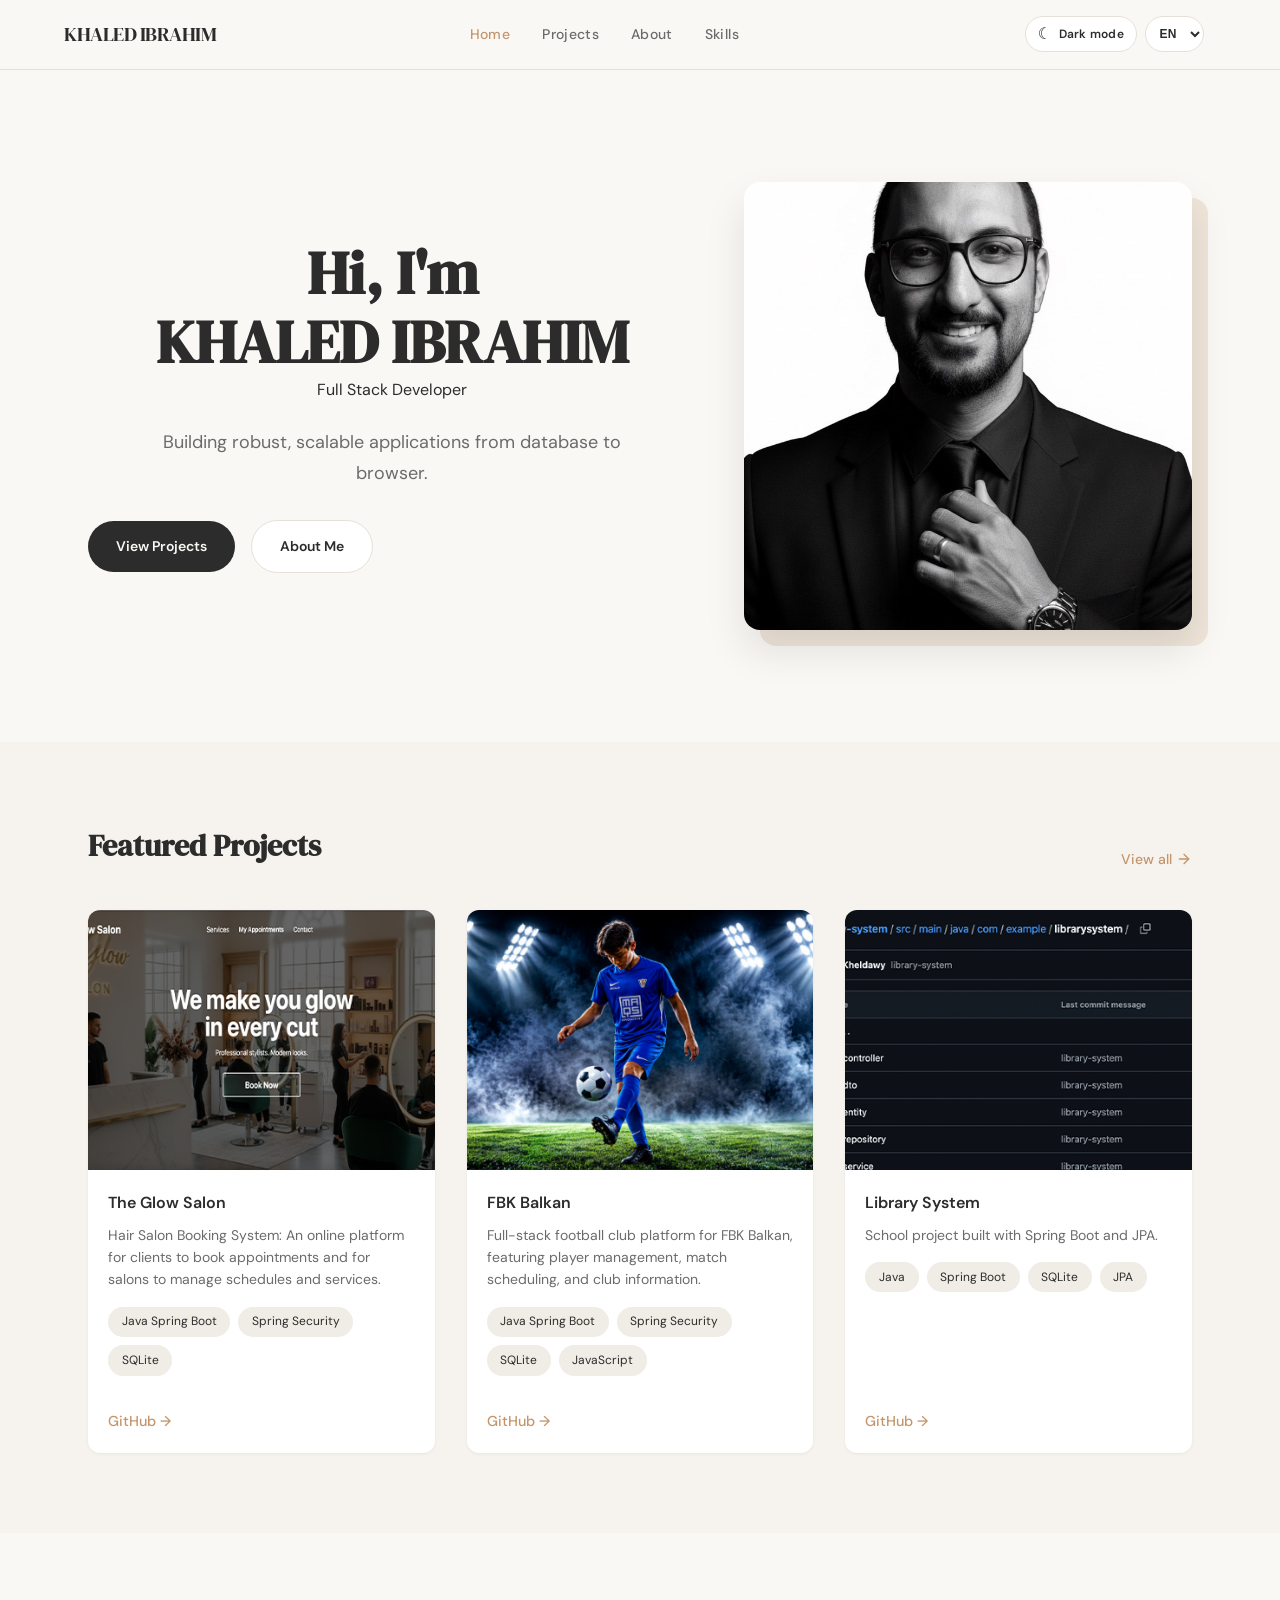
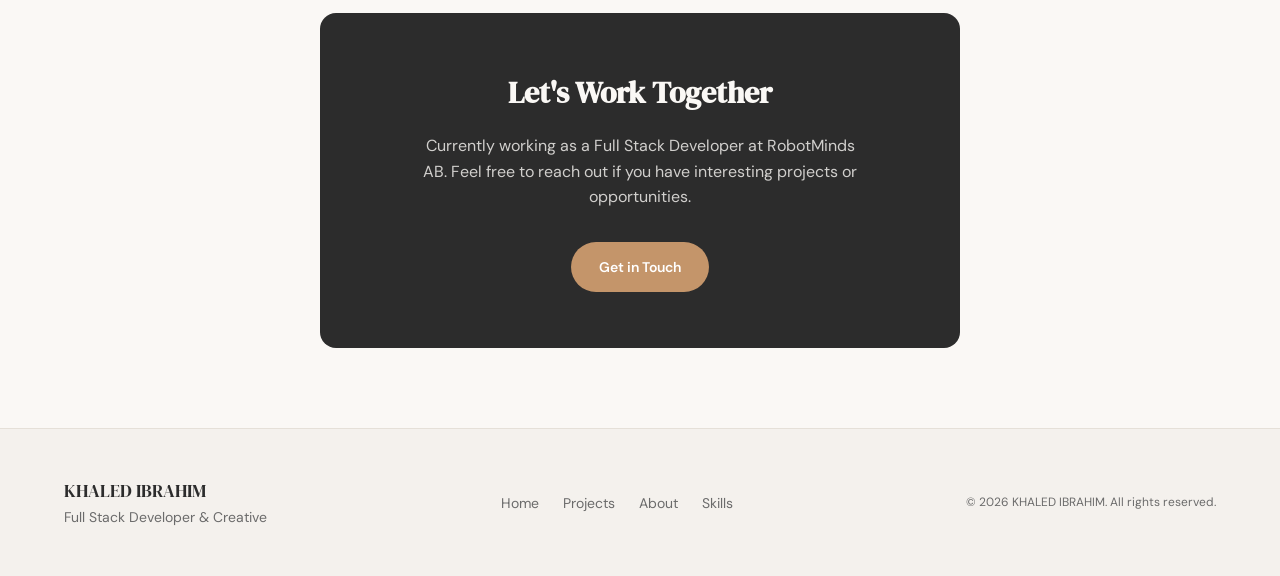
<file: index.html>
<!DOCTYPE html>
<html lang="en">
<head>
  <meta charset="UTF-8" />
  <meta name="viewport" content="width=device-width, initial-scale=1.0" />
  <meta name="theme-color" content="#faf8f5" />
  <title>KHALED IBRAHIM | Creative Portfolio</title>
  <meta name="description" content="Full Stack Developer – Building robust, scalable applications from database to browser." />
  <script>
    (function () {
      const t = localStorage.getItem('portfolio-theme') ||
        (window.matchMedia('(prefers-color-scheme: dark)').matches ? 'dark' : 'light');
      document.documentElement.dataset.theme = t;
    })();
  </script>
  <link rel="preconnect" href="https://fonts.googleapis.com" />
  <link rel="preconnect" href="https://fonts.gstatic.com" crossorigin />
  <link href="https://fonts.googleapis.com/css2?family=DM+Sans:wght@400;500;600;700&family=DM+Serif+Display&display=swap" rel="stylesheet" />
  <link rel="icon" type="image/png" href="images/favicon.png" />
  <link rel="stylesheet" href="css/styles.css" />
</head>
<body>

  <header class="header">
    <nav class="container header__inner">
      <a href="index.html" class="header__logo font-serif">KHALED IBRAHIM</a>

      <ul class="nav-desktop">
        <li><a href="index.html" class="active">Home</a></li>
        <li><a href="projects.html">Projects</a></li>
        <li><a href="about.html">About</a></li>
        <li><a href="skills.html">Skills</a></li>
      </ul>

      <div class="header__controls" aria-label="Site preferences">
        <button class="theme-toggle" id="theme-toggle" type="button" aria-label="Switch to dark mode" aria-pressed="false">
          <span class="theme-toggle__icon" aria-hidden="true">☾</span>
          <span class="theme-toggle__label">Dark mode</span>
        </button>
        <label class="language-select">
          <span class="sr-only">Language</span>
          <select id="language-select" aria-label="Select language">
            <option value="en">EN</option>
            <option value="sv">SV</option>
          </select>
        </label>
      </div>

      <button class="hamburger" id="hamburger" aria-label="Open menu" aria-expanded="false">
        <span></span><span></span><span></span>
      </button>
    </nav>

    <div class="mobile-menu" id="mobile-menu">
      <ul class="mobile-menu__list">
        <li><a href="index.html" class="active">Home</a></li>
        <li><a href="projects.html">Projects</a></li>
        <li><a href="about.html">About</a></li>
        <li><a href="skills.html">Skills</a></li>
      </ul>
    </div>
  </header>

  <main>

    <section class="hero">
      <div class="container hero__inner">
        <div class="hero__text">
          <h1 class="hero__title font-serif">Hi, I'm<br>KHALED IBRAHIM</h1>
          <p class="hero-subtitle">Full Stack Developer</p>
          <p class="hero__desc">
            Building robust, scalable applications from database to browser.
          </p>
          <div class="hero__actions">
            <a href="projects.html" class="btn btn--primary">View Projects</a>
            <a href="about.html" class="btn btn--outline">About Me</a>
          </div>
        </div>
        <div class="hero__portrait">
          <img src="images/hero-portrait.jpg" alt="KHALED IBRAHIM, Full Stack Developer" />
          <div class="hero__portrait-accent" aria-hidden="true"></div>
        </div>
      </div>
    </section>

    <section class="featured">
      <div class="container">
        <div class="featured__header">
          <h2 class="featured__title font-serif">Featured Projects</h2>
          <a href="projects.html" class="featured__link">
            View all
            <svg xmlns="http://www.w3.org/2000/svg" width="16" height="16" viewBox="0 0 24 24" fill="none" stroke="currentColor" stroke-width="2" stroke-linecap="round" stroke-linejoin="round" aria-hidden="true">
              <path d="M5 12h14"/>
              <path d="m12 5 7 7-7 7"/>
            </svg>
          </a>
        </div>

        <div class="featured__grid projects-grid">

          <article class="product-card project-card clickable-card"
                   data-category="fullstack"
                   data-link="projects.html"
                   role="button"
                   tabindex="0">
            <div class="product-card__image">
              <img src="images/The-Glow-Salon.png" alt="Hair Salon Booking System">
            </div>
            <div class="product-card__body">
              <h3 class="product-card__name">The Glow Salon</h3>
              <p class="product-card__desc">
                Hair Salon Booking System: An online platform for clients to book appointments and for salons to manage schedules and services.
              </p>
              <div class="project-tech">
                <span class="tech-tag">Java Spring Boot</span>
                <span class="tech-tag">Spring Security</span>
                <span class="tech-tag">SQLite</span>
              </div>
              <div class="project-links">
                <a href="https://github.com/Kheldawy" class="project-link" target="_blank" rel="noopener noreferrer">
                  GitHub →
                </a>
              </div>
            </div>
          </article>

          <article class="product-card project-card clickable-card"
                   data-category="fullstack"
                   data-link="projects.html"
                   role="button"
                   tabindex="0">
            <div class="product-card__image">
              <img src="images/FBK_balkan.png" alt="FBK Balkan">
            </div>
            <div class="product-card__body">
              <h3 class="product-card__name">FBK Balkan</h3>
              <p class="product-card__desc">
                Full-stack football club platform for FBK Balkan, featuring player management, match scheduling, and club information.
              </p>
              <div class="project-tech">
                <span class="tech-tag">Java Spring Boot</span>
                <span class="tech-tag">Spring Security</span>
                <span class="tech-tag">SQLite</span>
                <span class="tech-tag">JavaScript</span>
              </div>
              <div class="project-links">
                <a href="https://github.com/RahimOnGit/FBK_Balkan.git" class="project-link" target="_blank" rel="noopener noreferrer">
                  GitHub →
                </a>
              </div>
            </div>
          </article>

          <article class="product-card project-card clickable-card"
                   data-category="backend"
                   data-link="projects.html"
                   role="button"
                   tabindex="0">
            <div class="product-card__image">
              <img src="images/librarysystem.png" alt="Library System">
            </div>
            <div class="product-card__body">
              <h3 class="product-card__name">Library System</h3>
              <p class="product-card__desc">
                School project built with Spring Boot and JPA.
              </p>
              <div class="project-tech">
                <span class="tech-tag">Java</span>
                <span class="tech-tag">Spring Boot</span>
                <span class="tech-tag">SQLite</span>
                <span class="tech-tag">JPA</span>
              </div>
              <div class="project-links">
                <a href="https://github.com/Kheldawy/library-system" class="project-link" target="_blank" rel="noopener noreferrer">
                  GitHub →
                </a>
              </div>
            </div>
          </article>

        </div>
      </div>
    </section>

    <section class="support">
      <div class="container">
        <div class="support__card">
          <h2 class="support__title font-serif">Let's Work Together</h2>
          <p class="support__desc">
            Currently looking for LIA / internship opportunities in systems development.
            Feel free to reach out if you have interesting projects or positions.
          </p>
          <a href="mailto:khaled.abdo11@gmail.com" class="btn btn--accent support__btn">
            Get in Touch
          </a>
        </div>
      </div>
    </section>

  </main>

  <footer class="footer">
    <div class="container footer__inner">
      <div class="footer__brand">
        <a href="index.html" class="footer__logo font-serif">KHALED IBRAHIM</a>
        <p class="footer__tagline">Full Stack Developer & Creative</p>
      </div>

      <nav class="footer__nav" aria-label="Footer navigation">
        <a href="index.html">Home</a>
        <a href="projects.html">Projects</a>
        <a href="about.html">About</a>
        <a href="skills.html">Skills</a>
      </nav>

      <p class="footer__copy">© <span id="current-year"></span> KHALED IBRAHIM. All rights reserved.</p>
    </div>
  </footer>

  <script src="js/main.js"></script>
</body>
</html>
</file>
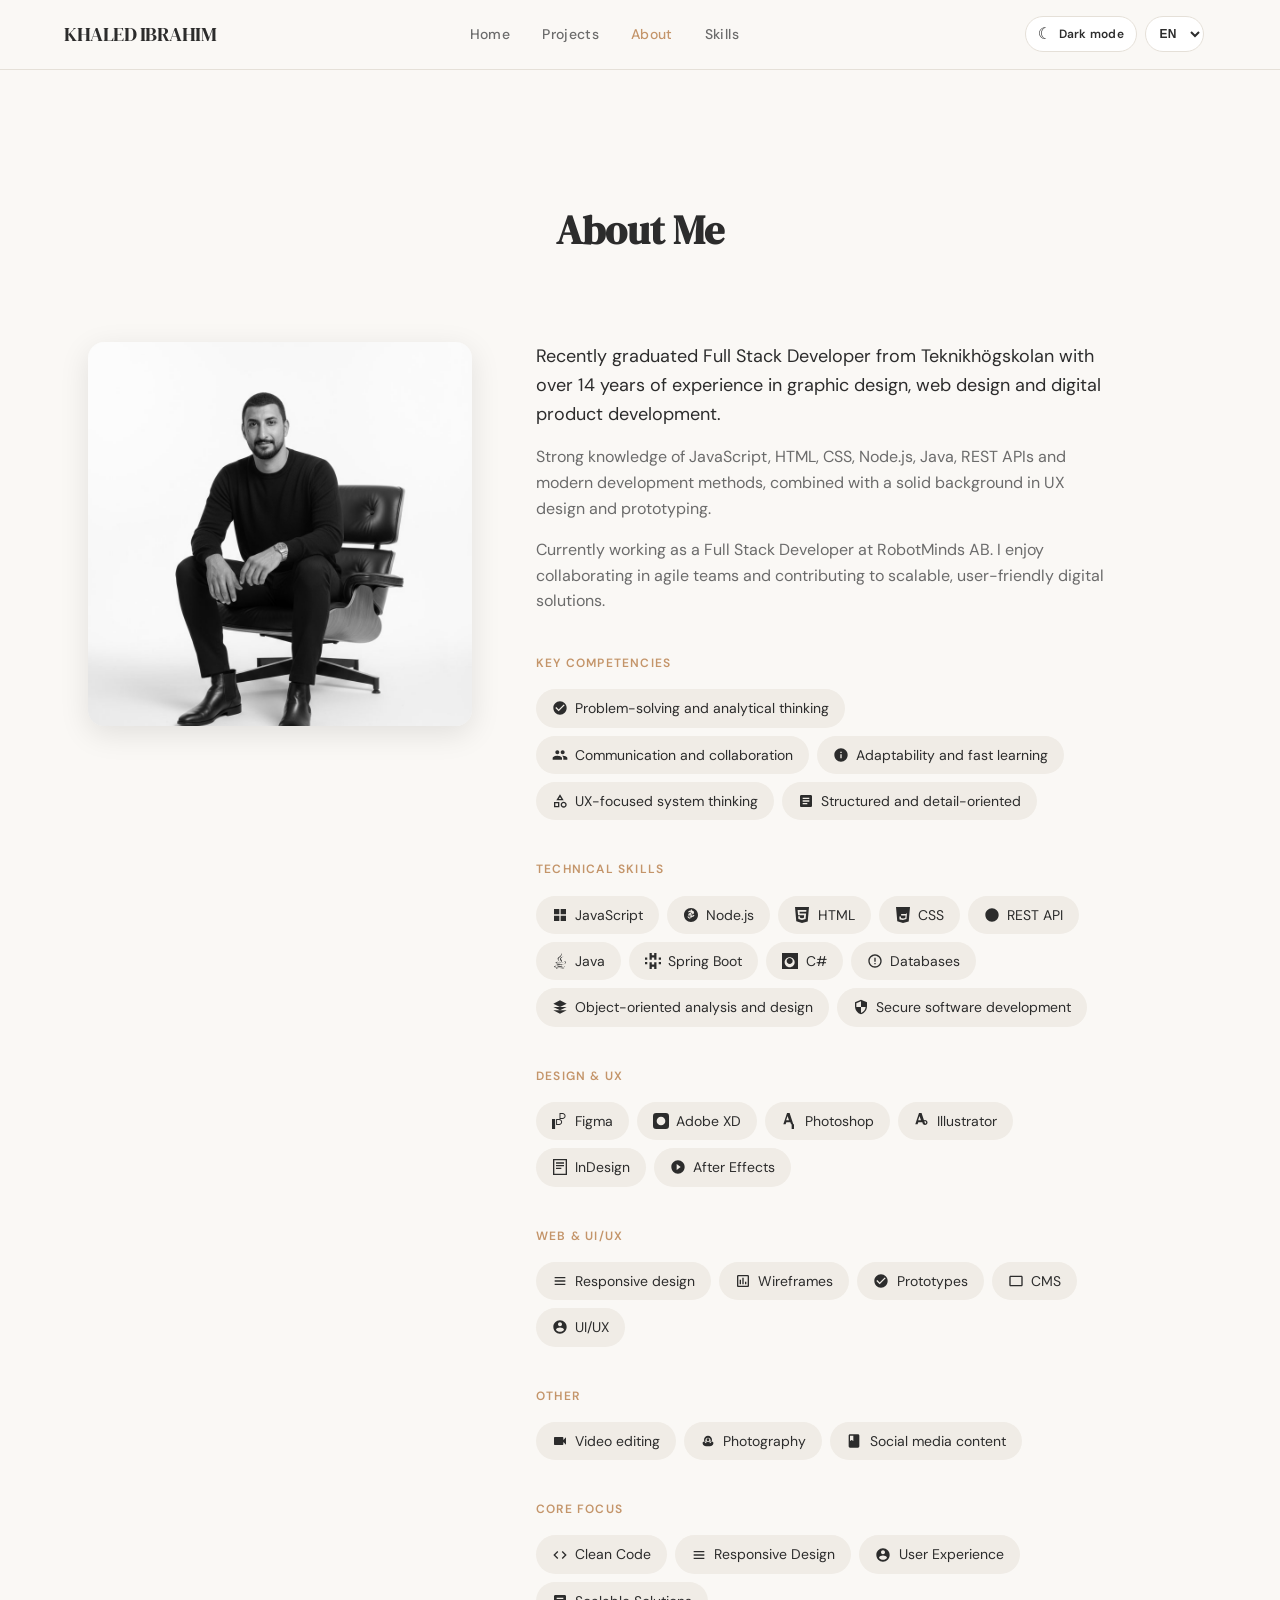
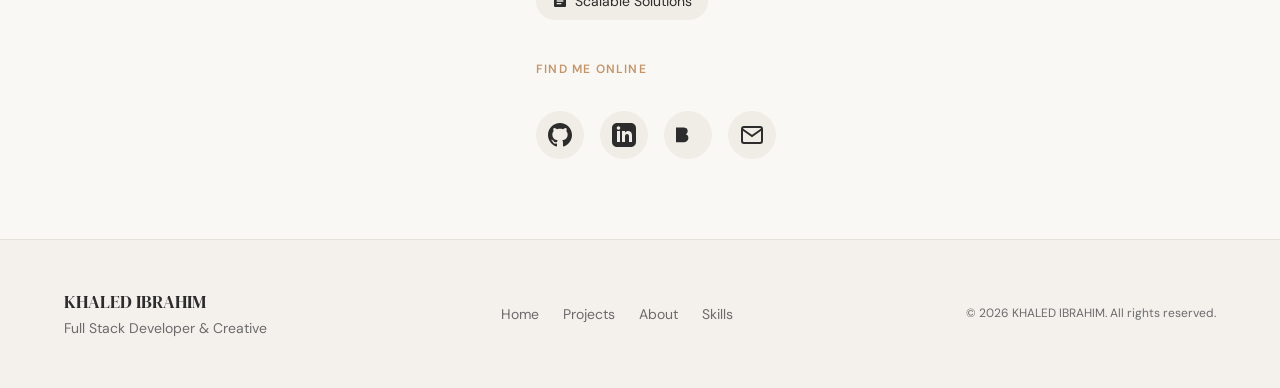
<file: about.html>
<!DOCTYPE html>
<html lang="en">
<head>
  <meta charset="UTF-8" />
  <meta name="viewport" content="width=device-width, initial-scale=1.0" />
  <meta name="theme-color" content="#faf8f5" />
  <title>About | KHALED IBRAHIM</title>
  <meta name="description" content="Learn more about KHALED IBRAHIM, Full Stack Developer graduated from Teknikhögskolan." />
  <script>
    (function () {
      const t = localStorage.getItem('portfolio-theme') ||
        (window.matchMedia('(prefers-color-scheme: dark)').matches ? 'dark' : 'light');
      document.documentElement.dataset.theme = t;
    })();
  </script>
  <link rel="preconnect" href="https://fonts.googleapis.com" />
  <link rel="preconnect" href="https://fonts.gstatic.com" crossorigin />
  <link href="https://fonts.googleapis.com/css2?family=DM+Sans:wght@400;500;600;700&family=DM+Serif+Display&display=swap" rel="stylesheet" />
  <link rel="icon" type="image/png" href="images/favicon.png" />
  <link rel="stylesheet" href="css/styles.css" />
</head>
<body>

  <header class="header">
    <nav class="container header__inner">
      <a href="index.html" class="header__logo font-serif">KHALED IBRAHIM</a>

      <ul class="nav-desktop">
        <li><a href="index.html">Home</a></li>
        <li><a href="projects.html">Projects</a></li>
        <li><a href="about.html" class="active">About</a></li>
        <li><a href="skills.html">Skills</a></li>
      </ul>

      <div class="header__controls" aria-label="Site preferences">
        <button class="theme-toggle" id="theme-toggle" type="button" aria-label="Switch to dark mode" aria-pressed="false">
          <span class="theme-toggle__icon" aria-hidden="true">☾</span>
          <span class="theme-toggle__label">Dark mode</span>
        </button>
        <label class="language-select">
          <span class="sr-only">Language</span>
          <select id="language-select" aria-label="Select language">
            <option value="en">EN</option>
            <option value="sv">SV</option>
          </select>
        </label>
      </div>

      <button class="hamburger" id="hamburger" aria-label="Open menu" aria-expanded="false">
        <span></span><span></span><span></span>
      </button>
    </nav>

    <div class="mobile-menu" id="mobile-menu">
      <ul class="mobile-menu__list">
        <li><a href="index.html">Home</a></li>
        <li><a href="projects.html">Projects</a></li>
        <li><a href="about.html" class="active">About</a></li>
        <li><a href="skills.html">Skills</a></li>
      </ul>
    </div>
  </header>

  <main>
    <section class="about-section">
      <div class="container">

        <header class="page-header">
          <h1 class="page-header__title font-serif">About Me</h1>
        </header>

        <div class="about__content">

          <div class="about__photo">
            <img src="images/about-photo.jpg" alt="KHALED IBRAHIM Full Stack Developer" />
          </div>

          <div class="about__bio">

            <p>
              Recently graduated Full Stack Developer from Teknikhögskolan with over 14 years of experience in graphic design, web design and digital product development.
            </p>

            <p>
              Strong knowledge of JavaScript, HTML, CSS, Node.js, Java, REST APIs and modern development methods, combined with a solid background in UX design and prototyping.
            </p>

            <p>
              Currently working as a Full Stack Developer at RobotMinds AB. I enjoy collaborating in agile teams and contributing to scalable, user-friendly digital solutions.
            </p>

            <h2 class="about__label">Key Competencies</h2>
            <div class="about__tags">
              <span class="about__tag">
                <svg viewBox="0 0 24 24" fill="currentColor"><path d="M12 2C6.48 2 2 6.48 2 12s4.48 10 10 10 10-4.48 10-10S17.52 2 12 2zm-2 15l-5-5 1.41-1.41L10 14.17l7.59-7.59L19 8l-9 9z"/></svg>
                Problem-solving and analytical thinking
              </span>
              <span class="about__tag">
                <svg viewBox="0 0 24 24" fill="currentColor"><path d="M16 11c1.66 0 2.99-1.34 2.99-3S17.66 5 16 5c-1.66 0-3 1.34-3 3s1.34 3 3 3zm-8 0c1.66 0 2.99-1.34 2.99-3S9.66 5 8 5C6.34 5 5 6.34 5 8s1.34 3 3 3zm0 2c-2.33 0-7 1.17-7 3.5V19h14v-2.5c0-2.33-4.67-3.5-7-3.5zm8 0c-.29 0-.62.02-.97.05 1.16.84 1.97 1.97 1.97 3.45V19h6v-2.5c0-2.33-4.67-3.5-7-3.5z"/></svg>
                Communication and collaboration
              </span>
              <span class="about__tag">
                <svg viewBox="0 0 24 24" fill="currentColor"><path d="M12 2C6.48 2 2 6.48 2 12s4.48 10 10 10 10-4.48 10-10S17.52 2 12 2zm1 15h-2v-6h2v6zm0-8h-2V7h2v2z"/></svg>
                Adaptability and fast learning
              </span>
              <span class="about__tag">
                <svg viewBox="0 0 24 24" fill="currentColor"><path d="M12 2l-5.5 9h11L12 2zm0 3.84L13.93 9h-3.87L12 5.84zM17.5 13c-2.49 0-4.5 2.01-4.5 4.5s2.01 4.5 4.5 4.5 4.5-2.01 4.5-4.5-2.01-4.5-4.5-4.5zm0 7c-1.38 0-2.5-1.12-2.5-2.5s1.12-2.5 2.5-2.5 2.5 1.12 2.5 2.5-1.12 2.5-2.5 2.5zM3 21.5h8v-8H3v8zm2-6h4v4H5v-4z"/></svg>
                UX-focused system thinking
              </span>
              <span class="about__tag">
                <svg viewBox="0 0 24 24" fill="currentColor"><path d="M19 3H5c-1.1 0-2 .9-2 2v14c0 1.1.9 2 2 2h14c1.1 0 2-.9 2-2V5c0-1.1-.9-2-2-2zm-5 14H7v-2h7v2zm3-4H7v-2h10v2zm0-4H7V7h10v2z"/></svg>
                Structured and detail-oriented
              </span>
            </div>
            
            <h2 class="about__label">Technical Skills</h2>
            <div class="about__tags">
              <span class="about__tag">
                <svg viewBox="0 0 24 24" fill="currentColor"><path d="M3 3h8v8H3V3zm10 0h8v8h-8V3zM3 13h8v8H3v-8zm10 0h8v8h-8v-8z"/></svg>
                JavaScript
              </span>
              <span class="about__tag">
                <svg viewBox="0 0 24 24" fill="currentColor"><path d="M12 1.5C6.2 1.5 1.5 6.2 1.5 12S6.2 22.5 12 22.5 22.5 17.8 22.5 12 17.8 1.5 12 1.5zm-1.1 16.2c-2.3-.4-3.9-1.7-4.2-3.4h1.8c.2.9 1.1 1.6 2.4 1.8v1.6zm.1-3.5c-1.8-.3-3-1.2-3-2.6 0-1.6 1.3-2.6 3.4-2.9V7.1c-1.1.2-2.1.6-2.8 1.2l-1-1.3c1-1 2.5-1.6 4.2-1.7v-1.5h1.5v1.5c1.9.2 3.2 1.2 3.2 2.8 0 1.8-1.4 2.8-3.5 3.1v2.1c1.3-.2 2.4-.8 3.1-1.5l1.1 1.2c-1.1 1.1-2.7 1.9-4.5 2.1v1.5h-1.5v-1.5zm1.5-5.4c.9.2 1.4.6 1.4 1.3 0 .7-.5 1.1-1.4 1.3V8.8zm-1.5 5.1c-1-.2-1.5-.7-1.5-1.4 0-.7.5-1.2 1.5-1.4v2.8z"/></svg>
                Node.js
              </span>
              <span class="about__tag">
                <svg viewBox="0 0 24 24" fill="currentColor"><path d="M1.5 0h21l-1.91 21.563L11.977 24l-8.565-2.438L1.5 0zm7.031 9.75l-.232-2.718 10.059.003.23-2.622L5.412 4.41l.698 8.01h9.126l-.326 3.543-2.91.805-2.955-.81-.188-2.11H6.248l.33 4.171L12 19.351l5.379-1.443.744-8.157H8.531z"/></svg>
                HTML
              </span>
              <span class="about__tag">
                <svg viewBox="0 0 24 24" fill="currentColor"><path d="M1.5 0h21l-1.91 21.563L11.977 24l-8.564-2.438L1.5 0zm5.704 6.75l-.032-.003 9.662.003-.33 3.75H9.096l.213 2.25h6.5l-.33 3.75-3.25.9-3.25-.9-.213-2.25H6.5l.33 4.5L12 19.5l5.17-1.425.75-8.325H7.204z"/></svg>
                CSS
              </span>
              <span class="about__tag">
                <svg viewBox="0 0 24 24" fill="currentColor"><path d="M22 12c0-5.523-4.477-10-10-10S2 6.477 2 12s4.477 10 10 10c1.42 0 2.775-.296 4-.832V17.5c0-.828-.672-1.5-1.5-1.5H12v-2h2.5c.828 0 1.5-.672 1.5-1.5V10h-2v1.5c0 .828-.672 1.5-1.5 1.5H10V10H8.5C7.672 10 7 10.672 7 11.5V13H5.5c-.828 0-1.5.672-1.5 1.5V17c0 .828.672 1.5 1.5 1.5H9v2.168A9.96 9.96 0 0 0 12 22c5.523 0 10-4.477 10-10z"/></svg>
                REST API
              </span>
              <span class="about__tag">
                <svg viewBox="0 0 24 24" fill="currentColor"><path d="M8.851 18.56s-.917.534.653.714c1.902.218 2.874.187 4.969-.211 0 0 .552.346 1.321.646-4.699 2.013-10.633-.118-6.943-1.149M8.276 15.933s-1.028.761.542.924c2.032.209 3.636.227 6.413-.308 0 0 .384.389 1.004.602-5.762 1.688-12.157.13-7.959-1.218M13.116 11.475c1.158 1.333-.304 2.533-.304 2.533s2.939-1.518 1.589-3.418c-1.261-1.774-2.226-2.655 3.007-5.688 0-.001-8.216 2.051-4.292 6.573M19.33 19.504s.68.559-.747.991c-2.712.822-11.288 1.069-13.669.033-.856-.373.75-.89 1.254-.998.527-.114.828-.093.828-.093-.953-.671-6.156 1.317-2.643 1.887 9.58 1.553 17.462-.7 15.0-.82M9.292 13.21s-4.362 1.036-1.544 1.412c1.189.159 3.561.123 5.77-.062 1.806-.152 3.618-.477 3.618-.477s-.637.306-1.098.66c-4.429 1.165-12.986.623-10.522-.568 2.082-1.006 3.776-.965 3.776-.965M17.06 17.007c4.508-2.344 2.424-4.593.97-4.285-.355.075-.514.14-.514.14s.132-.207.385-.297c2.875-1.011 5.083 2.981-.97 4.566 0 0 .073-.066.129-.124M14.006 0s2.494 2.494-2.365 6.33c-3.896 3.077-.888 4.832-.001 6.836-2.274-2.053-3.94-3.858-2.821-5.539 1.642-2.466 6.193-3.66 5.187-7.627M9.74 23.97c2.165.14 5.48-.062 8.837-.945 0 0-.475.242-1.031.528-3.72 1.232-8.663 1.088-11.49-.018-.52-.208.28-.5.28-.5s.3.07.404.035"/></svg>
                Java
              </span>
              <span class="about__tag">
                <svg viewBox="0 0 24 24" fill="currentColor"><path d="M10.2 0v3.4h3.6V0h3.4v10.2H13.8V6.8h-3.6v3.4H6.8V0h3.4zm0 13.8v3.4h3.6v-3.4h3.4V24H13.8v-3.4h-3.6V24H6.8V13.8h3.4zM0 6.8v3.4h3.4V6.8H0zm0 6.8v3.4h3.4v-3.4H0zM20.6 6.8v3.4H24V6.8h-3.4zm0 6.8v3.4H24v-3.4h-3.4z"/></svg>
                Spring Boot
              </span>
              <span class="about__tag">
                <svg viewBox="0 0 24 24" fill="currentColor"><path d="M0 0v24h24V0H0zm11.5 21.5c-4.14 0-7.5-3.36-7.5-7.5s3.36-7.5 7.5-7.5 7.5 3.36 7.5 7.5-3.36 7.5-7.5 7.5zM16 12c0-2.48-2.02-4.5-4.5-4.5S7 9.52 7 12s2.02 4.5 4.5 4.5S16 14.48 16 12z"/></svg>
                C#
              </span>
              <span class="about__tag">
                <svg viewBox="0 0 24 24" fill="currentColor"><path d="M12 2C6.48 2 2 6.48 2 12s4.48 10 10 10 10-4.48 10-10S17.52 2 12 2zm0 18c-4.41 0-8-3.59-8-8s3.59-8 8-8 8 3.59 8 8-3.59 8-8 8zm-1-13h2v6h-2zm0 8h2v2h-2z"/></svg>
                Databases
              </span>
              <span class="about__tag">
                <svg viewBox="0 0 24 24" fill="currentColor"><path d="M12 2L2 7l10 5 10-5-10-5zM2 17l10 5 10-5M2 12l10 5 10-5"/></svg>
                Object-oriented analysis and design
              </span>
              <span class="about__tag">
                <svg viewBox="0 0 24 24" fill="currentColor"><path d="M12 1L3 5v6c0 5.55 3.84 10.74 9 12 5.16-1.26 9-6.45 9-12V5l-9-4zm0 10.99h7c-.53 4.12-3.28 7.79-7 8.94V12H5V6.3l7-3.11v8.8z"/></svg>
                Secure software development
              </span>
            </div>
            
            <h2 class="about__label">Design & UX</h2>
            <div class="about__tags">
              <span class="about__tag">
                <svg viewBox="0 0 24 24" fill="currentColor"><path d="M15.852 8.981h-4.588V0h4.588c2.476 0 4.487 2.011 4.487 4.49 0 2.48-2.011 4.491-4.487 4.491zM12.735 7.512h3.117c1.658 0 3.004-1.346 3.004-3.022 0-1.675-1.346-3.021-3.004-3.021h-3.117v6.043zM4.661 24V8.981H0V24h4.661zm1.469-15.019h4.588c2.476 0 4.487 2.011 4.487 4.49 0 2.48-2.011 4.491-4.487 4.491H6.13V8.981zm1.469 1.469v6.043h3.119c1.658 0 3.004-1.346 3.004-3.022 0-1.675-1.346-3.021-3.004-3.021H7.599z"/></svg>
                Figma
              </span>
              <span class="about__tag">
                <svg viewBox="0 0 24 24" fill="currentColor"><path d="M19.23 0H4.77A4.77 4.77 0 0 0 0 4.77v14.46A4.77 4.77 0 0 0 4.77 24h14.46A4.77 4.77 0 0 0 24 19.23V4.77A4.77 4.77 0 0 0 19.23 0zM12 18.5a6.5 6.5 0 1 1 0-13 6.5 6.5 0 0 1 0 13z"/></svg>
                Adobe XD
              </span>
              <span class="about__tag">
                <svg viewBox="0 0 24 24" fill="currentColor"><path d="M9.07 0L3.5 17.03h3.44l1.07-3.14h5.98l1.07 3.14h3.44L12.93 0H9.07zm.8 4.66l2.13 6.25H7.74l2.13-6.25zM19.5 17.03V24h-3.5v-6.97h3.5z"/></svg>
                Photoshop
              </span>
              <span class="about__tag">
                <svg viewBox="0 0 24 24" fill="currentColor"><path d="M7.5 0L1.93 17.03h3.44l1.07-3.14h5.98l1.07 3.14h3.44L11.36 0H7.5zm.8 4.66l2.13 6.25H6.17l2.13-6.25zM16.5 10.5c-2.07 0-3.75 1.68-3.75 3.75S14.43 18 16.5 18s3.75-1.68 3.75-3.75-1.68-3.75-3.75-3.75zm0 5.5c-.97 0-1.75-.78-1.75-1.75s.78-1.75 1.75-1.75 1.75.78 1.75 1.75-.78 1.75-1.75 1.75z"/></svg>
                Illustrator
              </span>
              <span class="about__tag">
                <svg viewBox="0 0 24 24" fill="currentColor"><path d="M1.5 0h21v24h-21V0zm2 2v20h17V2h-17zm2.5 3h12v2h-12V5zm0 4h12v2h-12V9zm0 4h8v2h-8v-2z"/></svg>
                InDesign
              </span>
              <span class="about__tag">
                <svg viewBox="0 0 24 24" fill="currentColor"><path d="M12 2C6.48 2 2 6.48 2 12s4.48 10 10 10 10-4.48 10-10S17.52 2 12 2zm-2 14.5v-9l6 4.5-6 4.5z"/></svg>
                After Effects
              </span>
            </div>
            
            <h2 class="about__label">Web & UI/UX</h2>
            <div class="about__tags">
              <span class="about__tag">
                <svg viewBox="0 0 24 24" fill="currentColor"><path d="M4 6h16v2H4zm0 5h16v2H4zm0 5h16v2H4z"/></svg>
                Responsive design
              </span>
              <span class="about__tag">
                <svg viewBox="0 0 24 24" fill="currentColor"><path d="M19 3H5c-1.1 0-2 .9-2 2v14c0 1.1.9 2 2 2h14c1.1 0 2-.9 2-2V5c0-1.1-.9-2-2-2zm0 16H5V5h14v14zM7 10h2v7H7zm4-3h2v10h-2zm4 6h2v4h-2z"/></svg>
                Wireframes
              </span>
              <span class="about__tag">
                <svg viewBox="0 0 24 24" fill="currentColor"><path d="M12 2C6.48 2 2 6.48 2 12s4.48 10 10 10 10-4.48 10-10S17.52 2 12 2zm-2 15l-5-5 1.41-1.41L10 14.17l7.59-7.59L19 8l-9 9z"/></svg>
                Prototypes
              </span>
              <span class="about__tag">
                <svg viewBox="0 0 24 24" fill="currentColor"><path d="M20 4H4c-1.1 0-2 .9-2 2v12c0 1.1.9 2 2 2h16c1.1 0 2-.9 2-2V6c0-1.1-.9-2-2-2zm0 14H4V6h16v12z"/></svg>
                CMS
              </span>
              <span class="about__tag">
                <svg viewBox="0 0 24 24" fill="currentColor"><path d="M12 2C6.48 2 2 6.48 2 12s4.48 10 10 10 10-4.48 10-10S17.52 2 12 2zm0 3c1.66 0 3 1.34 3 3s-1.34 3-3 3-3-1.34-3-3 1.34-3 3-3zm0 14.2c-2.5 0-4.71-1.28-6-3.22.03-1.99 4-3.08 6-3.08 1.99 0 5.97 1.09 6 3.08-1.29 1.94-3.5 3.22-6 3.22z"/></svg>
                UI/UX
              </span>
            </div>
            
            <h2 class="about__label">Other</h2>
            <div class="about__tags">
              <span class="about__tag">
                <svg viewBox="0 0 24 24" fill="currentColor"><path d="M17 10.5V7c0-.55-.45-1-1-1H4c-.55 0-1 .45-1 1v10c0 .55.45 1 1 1h12c.55 0 1-.45 1-1v-3.5l4 4v-11l-4 4z"/></svg>
                Video editing
              </span>
              <span class="about__tag">
                <svg viewBox="0 0 24 24" fill="currentColor"><path d="M12 12c-1.1 0-2-.9-2-2s.9-2 2-2 2 .9 2 2-.9 2-2 2zm0-8c-3.31 0-6 2.69-6 6 0 2.32 1.25 4.34 3.11 5.43l.69-1.18C8.7 13.5 8 12.32 8 11c0-2.21 1.79-4 4-4s4 1.79 4 4c0 1.32-.7 2.5-1.8 3.25l.69 1.18C16.75 14.34 18 12.32 18 10c0-3.31-2.69-6-6-6zm0 16c-4.42 0-8-1.79-8-4v-1.5c0-.83.67-1.5 1.5-1.5h13c.83 0 1.5.67 1.5 1.5V16c0 2.21-3.58 4-8 4z"/></svg>
                Photography
              </span>
              <span class="about__tag">
                <svg viewBox="0 0 24 24" fill="currentColor"><path d="M18 2H6c-1.1 0-2 .9-2 2v16c0 1.1.9 2 2 2h12c1.1 0 2-.9 2-2V4c0-1.1-.9-2-2-2zM6 4h5v8l-2.5-1.5L6 12V4z"/></svg>
                Social media content
              </span>
            </div>
            
            <h2 class="about__label">Core Focus</h2>
            <div class="about__tags">
              <span class="about__tag">
                <svg viewBox="0 0 24 24" fill="currentColor"><path d="M9.4 16.6L4.8 12l4.6-4.6L8 6l-6 6 6 6 1.4-1.4zm5.2 0l4.6-4.6-4.6-4.6L16 6l6 6-6 6-1.4-1.4z"/></svg>
                Clean Code
              </span>
              <span class="about__tag">
                <svg viewBox="0 0 24 24" fill="currentColor"><path d="M4 6h16v2H4zm0 5h16v2H4zm0 5h16v2H4z"/></svg>
                Responsive Design
              </span>
              <span class="about__tag">
                <svg viewBox="0 0 24 24" fill="currentColor"><path d="M12 2C6.48 2 2 6.48 2 12s4.48 10 10 10 10-4.48 10-10S17.52 2 12 2zm0 3c1.66 0 3 1.34 3 3s-1.34 3-3 3-3-1.34-3-3 1.34-3 3-3zm0 14.2c-2.5 0-4.71-1.28-6-3.22.03-1.99 4-3.08 6-3.08 1.99 0 5.97 1.09 6 3.08-1.29 1.94-3.5 3.22-6 3.22z"/></svg>
                User Experience
              </span>
              <span class="about__tag">
                <svg viewBox="0 0 24 24" fill="currentColor"><path d="M19 3H5c-1.1 0-2 .9-2 2v14c0 1.1.9 2 2 2h14c1.1 0 2-.9 2-2V5c0-1.1-.9-2-2-2zm-5 14H7v-2h7v2zm3-4H7v-2h10v2zm0-4H7V7h10v2z"/></svg>
                Scalable Solutions
              </span>
            </div>

            <h2 class="about__label">Find Me Online</h2>

            <div class="social-links">
              <a href="https://github.com/Kheldawy" target="_blank" rel="noopener noreferrer" aria-label="GitHub">
                <svg width="24" height="24" viewBox="0 0 24 24" fill="currentColor">
                  <path d="M12 0c-6.626 0-12 5.373-12 12 0 5.302 3.438 9.8 8.207 11.387.599.111.793-.261.793-.577v-2.234c-3.338.726-4.033-1.416-4.033-1.416-.546-1.387-1.333-1.756-1.333-1.756-1.089-.745.083-.729.083-.729 1.205.084 1.839 1.237 1.839 1.237 1.07 1.834 2.807 1.304 3.492.997.107-.775.418-1.305.762-1.604-2.665-.305-5.467-1.334-5.467-5.931 0-1.311.469-2.381 1.236-3.221-.124-.303-.535-1.524.117-3.176 0 0 1.008-.322 3.301 1.23.957-.266 1.983-.399 3.003-.404 1.02.005 2.047.138 3.006.404 2.291-1.552 3.297-1.23 3.297-1.23.653 1.653.242 2.874.118 3.176.77.84 1.235 1.911 1.235 3.221 0 4.609-2.807 5.624-5.479 5.921.43.372.823 1.102.823 2.222v3.293c0 .319.192.694.801.576 4.765-1.589 8.199-6.086 8.199-11.386 0-6.627-5.373-12-12-12z"/>
                </svg>
              </a>

              <a href="https://www.linkedin.com/in/khaled-abdo/" target="_blank" rel="noopener noreferrer" aria-label="LinkedIn">
                <svg width="24" height="24" viewBox="0 0 24 24" fill="currentColor">
                  <path d="M19 0h-14c-2.761 0-5 2.239-5 5v14c0 2.761 2.239 5 5 5h14c2.762 0 5-2.239 5-5v-14c0-2.761-2.238-5-5-5zm-11 19h-3v-11h3v11zm-1.5-12.268c-.966 0-1.75-.79-1.75-1.764s.784-1.764 1.75-1.764 1.75.79 1.75 1.764-.783 1.764-1.75 1.764zm13.5 12.268h-3v-5.604c0-3.368-4-3.113-4 0v5.604h-3v-11h3v1.765c1.396-2.586 7-2.777 7 2.476v6.759z"/>
                </svg>
              </a>

              <a href="https://www.behance.net/km911" target="_blank" rel="noopener noreferrer" aria-label="Behance">
                <svg width="24" height="24" fill="currentColor" viewBox="0 0 16 16">
                  <path d="M4.654 3c.461 0 .887.035 1.278.14.39.07.711.216.996.391s.497.426.641.747c.14.32.216.711.216 1.137 0 .496-.106.922-.356 1.242-.215.32-.566.606-.997.817.606.176 1.067.496 1.348.922s.461.957.461 1.563c0 .496-.105.922-.285 1.278a2.3 2.3 0 0 1-.782.887c-.32.215-.711.39-1.137.496a5.3 5.3 0 0 1-1.278.176L0 12.803V3z"/>
                </svg>
              </a>

              <a href="mailto:khaled.abdo11@gmail.com" aria-label="Email">
                <svg width="24" height="24" viewBox="0 0 24 24" fill="none" stroke="currentColor" stroke-width="2">
                  <path d="M4 4h16c1.1 0 2 .9 2 2v12c0 1.1-.9 2-2 2H4c-1.1 0-2-.9-2-2V6c0-1.1.9-2 2-2z"></path>
                  <polyline points="22,6 12,13 2,6"></polyline>
                </svg>
              </a>
            </div>

          </div>
        </div>

      </div>
    </section>
  </main>

  <footer class="footer">
    <div class="container footer__inner">
      <div class="footer__brand">
        <a href="index.html" class="footer__logo font-serif">KHALED IBRAHIM</a>
        <p class="footer__tagline">Full Stack Developer & Creative</p>
      </div>

      <nav class="footer__nav" aria-label="Footer navigation">
        <a href="index.html">Home</a>
        <a href="projects.html">Projects</a>
        <a href="about.html">About</a>
        <a href="skills.html">Skills</a>
      </nav>

      <p class="footer__copy">© <span id="current-year"></span> KHALED IBRAHIM. All rights reserved.</p>
    </div>
  </footer>

  <script src="js/main.js"></script>
</body>
</html>
</file>
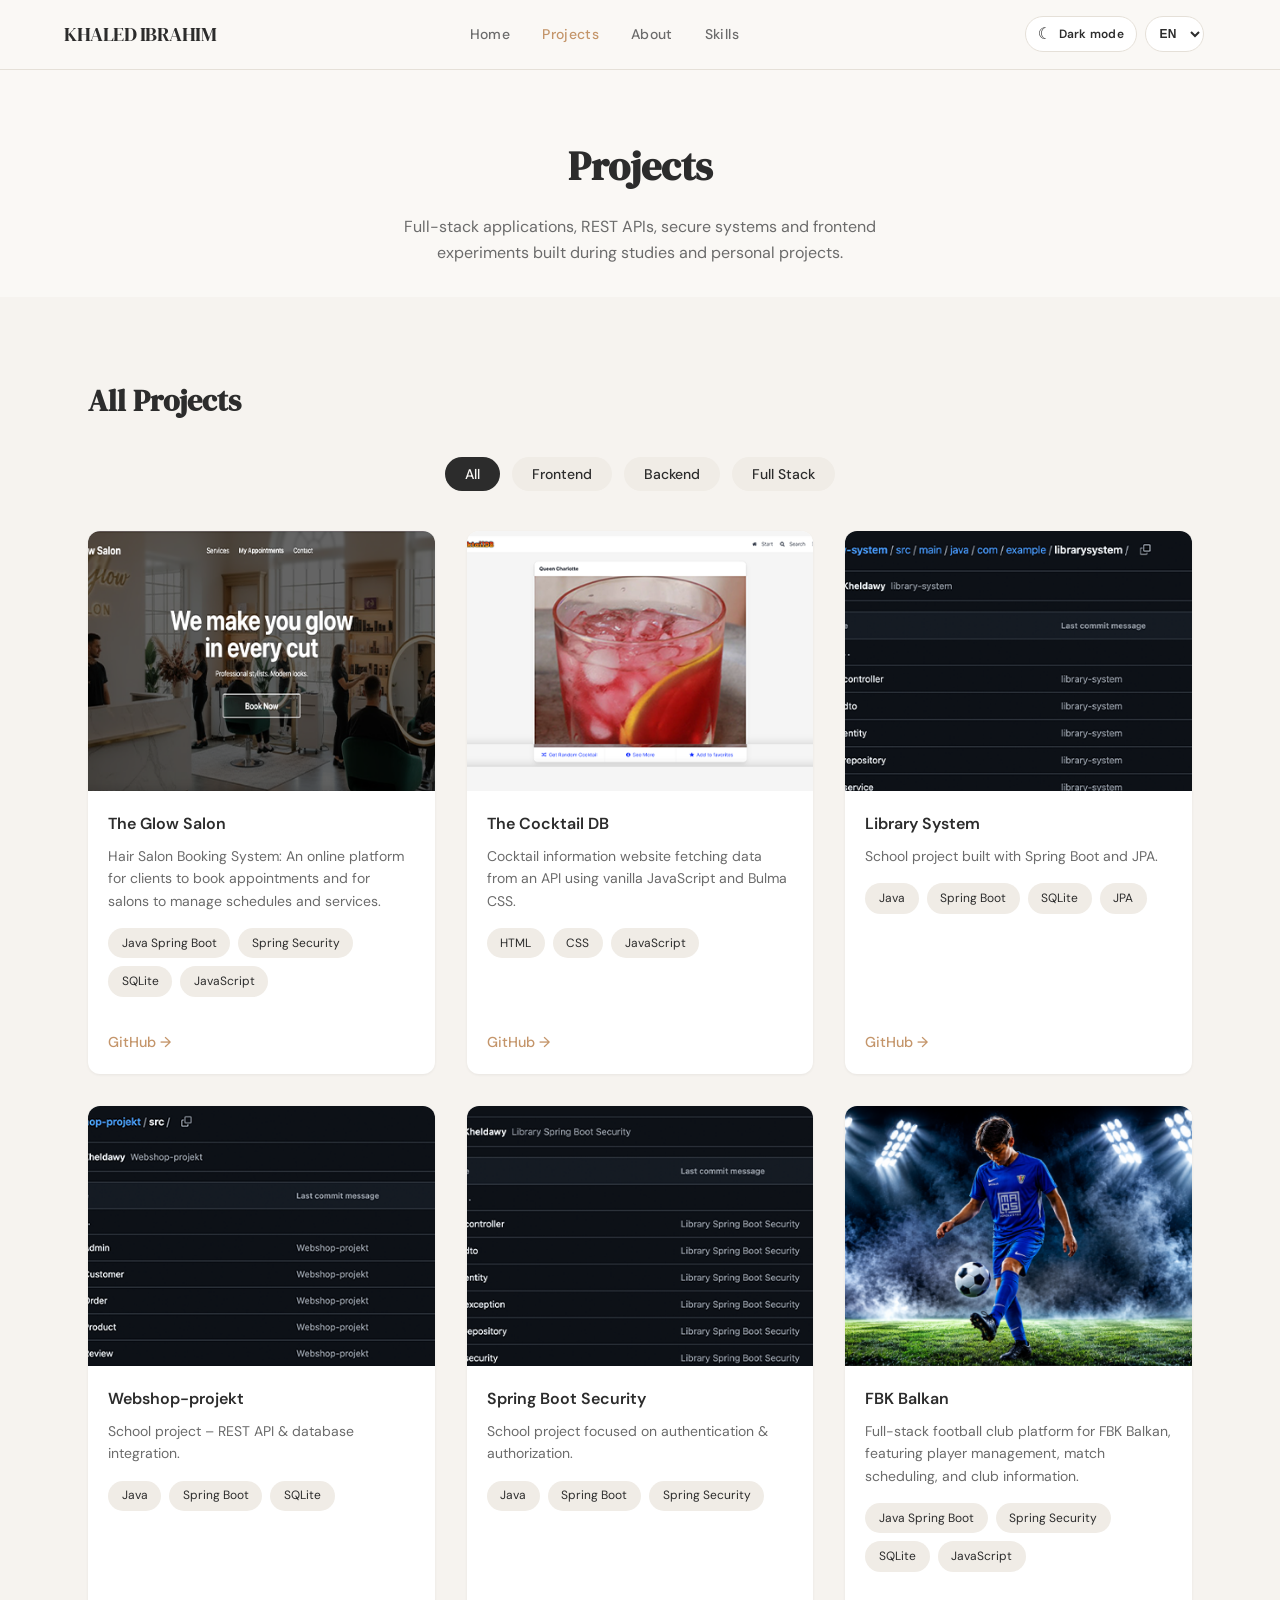
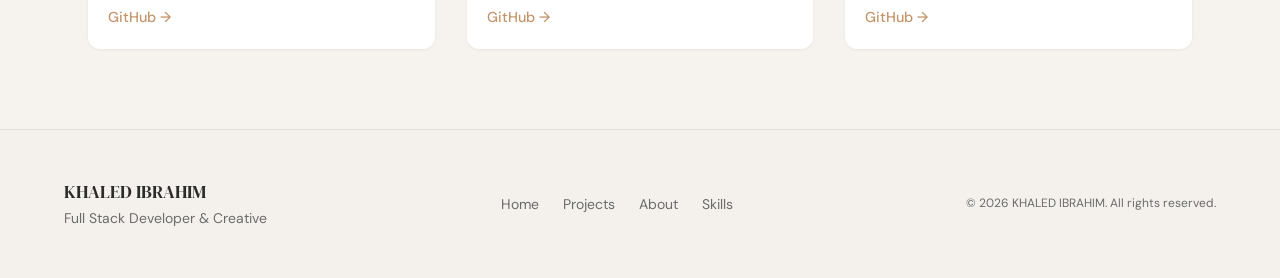
<file: projects.html>
<!DOCTYPE html>
<html lang="en">
<head>
  <meta charset="UTF-8" />
  <meta name="viewport" content="width=device-width, initial-scale=1.0" />
  <meta name="theme-color" content="#faf8f5" />
  <title>KHALED IBRAHIM | Projects</title>
  <meta name="description" content="Selected full-stack development projects – Java Spring Boot, JavaScript, SQLite, REST APIs and more." />
  <script>
    (function () {
      const t = localStorage.getItem('portfolio-theme') ||
        (window.matchMedia('(prefers-color-scheme: dark)').matches ? 'dark' : 'light');
      document.documentElement.dataset.theme = t;
    })();
  </script>
  <link rel="preconnect" href="https://fonts.googleapis.com" />
  <link rel="preconnect" href="https://fonts.gstatic.com" crossorigin />
  <link href="https://fonts.googleapis.com/css2?family=DM+Sans:wght@400;500;600;700&family=DM+Serif+Display&display=swap" rel="stylesheet" />
  <link rel="icon" type="image/png" href="images/favicon.png" />
  <link rel="stylesheet" href="css/styles.css" />
</head>
<body>

  <header class="header">
    <nav class="container header__inner">
      <a href="index.html" class="header__logo font-serif">KHALED IBRAHIM</a>

      <ul class="nav-desktop">
        <li><a href="index.html">Home</a></li>
        <li><a href="projects.html" class="active">Projects</a></li>
        <li><a href="about.html">About</a></li>
        <li><a href="skills.html">Skills</a></li>
      </ul>

      <div class="header__controls" aria-label="Site preferences">
        <button class="theme-toggle" id="theme-toggle" type="button" aria-label="Switch to dark mode" aria-pressed="false">
          <span class="theme-toggle__icon" aria-hidden="true">☾</span>
          <span class="theme-toggle__label">Dark mode</span>
        </button>
        <label class="language-select">
          <span class="sr-only">Language</span>
          <select id="language-select" aria-label="Select language">
            <option value="en">EN</option>
            <option value="sv">SV</option>
          </select>
        </label>
      </div>

      <button class="hamburger" id="hamburger" aria-label="Open menu" aria-expanded="false">
        <span></span><span></span><span></span>
      </button>
    </nav>

    <div class="mobile-menu" id="mobile-menu">
      <ul class="mobile-menu__list">
        <li><a href="index.html">Home</a></li>
        <li><a href="projects.html" class="active">Projects</a></li>
        <li><a href="about.html">About</a></li>
        <li><a href="skills.html">Skills</a></li>
      </ul>
    </div>
  </header>

  <main>

    <section class="page-header">
      <div class="container">
        <h1 class="page-header__title font-serif">Projects</h1>
        <p class="page-header__desc">
          Full-stack applications, REST APIs, secure systems and frontend experiments built during studies and personal projects.
        </p>
      </div>
    </section>

    <section class="featured">
      <div class="container">

        <div class="featured__header">
          <h2 class="featured__title font-serif">All Projects</h2>
        </div>

        <div class="project-filters">
          <button class="filter-btn active" data-filter="all">All</button>
          <button class="filter-btn" data-filter="frontend">Frontend</button>
          <button class="filter-btn" data-filter="backend">Backend</button>
          <button class="filter-btn" data-filter="fullstack">Full Stack</button>
        </div>

        <div class="featured__grid projects-grid">

          <article class="product-card project-card" data-category="fullstack">
            <div class="product-card__image">
              <img src="images/The-Glow-Salon.png" alt="Hair Salon Booking System">
            </div>
            <div class="product-card__body">
              <h3 class="product-card__name">The Glow Salon</h3>
              <p class="product-card__desc">
                Hair Salon Booking System: An online platform for clients to book appointments and for salons to manage schedules and services.
              </p>
              <div class="project-tech">
                <span class="tech-tag">Java Spring Boot</span>
                <span class="tech-tag">Spring Security</span>
                <span class="tech-tag">SQLite</span>
                <span class="tech-tag">JavaScript</span>
              </div>
              <div class="project-links">
                <a href="https://github.com/Kheldawy/Hair-Salon-Booking-System" class="project-link" target="_blank" rel="noopener noreferrer">
                  GitHub →
                </a>
              </div>
            </div>
          </article>

          <article class="product-card project-card" data-category="frontend">
            <div class="product-card__image">
              <img src="images/The-Cocktail-.png" alt="The Cocktail DB">
            </div>
            <div class="product-card__body">
              <h3 class="product-card__name">The Cocktail DB</h3>
              <p class="product-card__desc">
                Cocktail information website fetching data from an API using vanilla JavaScript and Bulma CSS.
              </p>
              <div class="project-tech">
                <span class="tech-tag">HTML</span>
                <span class="tech-tag">CSS</span>
                <span class="tech-tag">JavaScript</span>
              </div>
              <div class="project-links">
                <a href="https://github.com/Kheldawy/grade-based-assignment-frontend" class="project-link" target="_blank" rel="noopener noreferrer">
                  GitHub →
                </a>
              </div>
            </div>
          </article>

          <article class="product-card project-card" data-category="backend">
            <div class="product-card__image">
              <img src="images/librarysystem.png" alt="Library System">
            </div>
            <div class="product-card__body">
              <h3 class="product-card__name">Library System</h3>
              <p class="product-card__desc">
                School project built with Spring Boot and JPA.
              </p>
              <div class="project-tech">
                <span class="tech-tag">Java</span>
                <span class="tech-tag">Spring Boot</span>
                <span class="tech-tag">SQLite</span>
                <span class="tech-tag">JPA</span>
              </div>
              <div class="project-links">
                <a href="https://github.com/Kheldawy/library-system" class="project-link" target="_blank" rel="noopener noreferrer">
                  GitHub →
                </a>
              </div>
            </div>
          </article>

          <article class="product-card project-card" data-category="backend">
            <div class="product-card__image">
              <img src="images/Webshop-projekt.png" alt="Webshop-projekt">
            </div>
            <div class="product-card__body">
              <h3 class="product-card__name">Webshop-projekt</h3>
              <p class="product-card__desc">
                School project – REST API & database integration.
              </p>
              <div class="project-tech">
                <span class="tech-tag">Java</span>
                <span class="tech-tag">Spring Boot</span>
                <span class="tech-tag">SQLite</span>
              </div>
              <div class="project-links">
                <a href="https://github.com/Kheldawy/Webshop-projekt" class="project-link" target="_blank" rel="noopener noreferrer">
                  GitHub →
                </a>
              </div>
            </div>
          </article>

          <article class="product-card project-card" data-category="backend">
            <div class="product-card__image">
              <img src="images/Spring-Boot-Security.png" alt="Spring Boot Security">
            </div>
            <div class="product-card__body">
              <h3 class="product-card__name">Spring Boot Security</h3>
              <p class="product-card__desc">
                School project focused on authentication & authorization.
              </p>
              <div class="project-tech">
                <span class="tech-tag">Java</span>
                <span class="tech-tag">Spring Boot</span>
                <span class="tech-tag">Spring Security</span>
              </div>
              <div class="project-links">
                <a href="https://github.com/Kheldawy/Spring-Boot-Security" class="project-link" target="_blank" rel="noopener noreferrer">
                  GitHub →
                </a>
              </div>
            </div>
          </article>

          <article class="product-card project-card" data-category="fullstack">
            <div class="product-card__image">
              <img src="images/FBK_balkan.png" alt="FBK Balkan">
            </div>
            <div class="product-card__body">
              <h3 class="product-card__name">FBK Balkan</h3>
              <p class="product-card__desc">
                Full-stack football club platform for FBK Balkan, featuring player management, match scheduling, and club information.
              </p>
              <div class="project-tech">
                <span class="tech-tag">Java Spring Boot</span>
                <span class="tech-tag">Spring Security</span>
                <span class="tech-tag">SQLite</span>
                <span class="tech-tag">JavaScript</span>
              </div>
              <div class="project-links">
                <a href="https://github.com/RahimOnGit/FBK_Balkan.git" class="project-link" target="_blank" rel="noopener noreferrer">
                  GitHub →
                </a>
              </div>
            </div>
          </article>

        </div>
      </div>
    </section>

  </main>

  <footer class="footer">
    <div class="container footer__inner">
      <div class="footer__brand">
        <a href="index.html" class="footer__logo font-serif">KHALED IBRAHIM</a>
        <p class="footer__tagline">Full Stack Developer & Creative</p>
      </div>

      <nav class="footer__nav" aria-label="Footer navigation">
        <a href="index.html">Home</a>
        <a href="projects.html">Projects</a>
        <a href="about.html">About</a>
        <a href="skills.html">Skills</a>
      </nav>

      <p class="footer__copy">© <span id="current-year"></span> KHALED IBRAHIM. All rights reserved.</p>
    </div>
  </footer>

  <script src="js/main.js"></script>
</body>
</html>
</file>
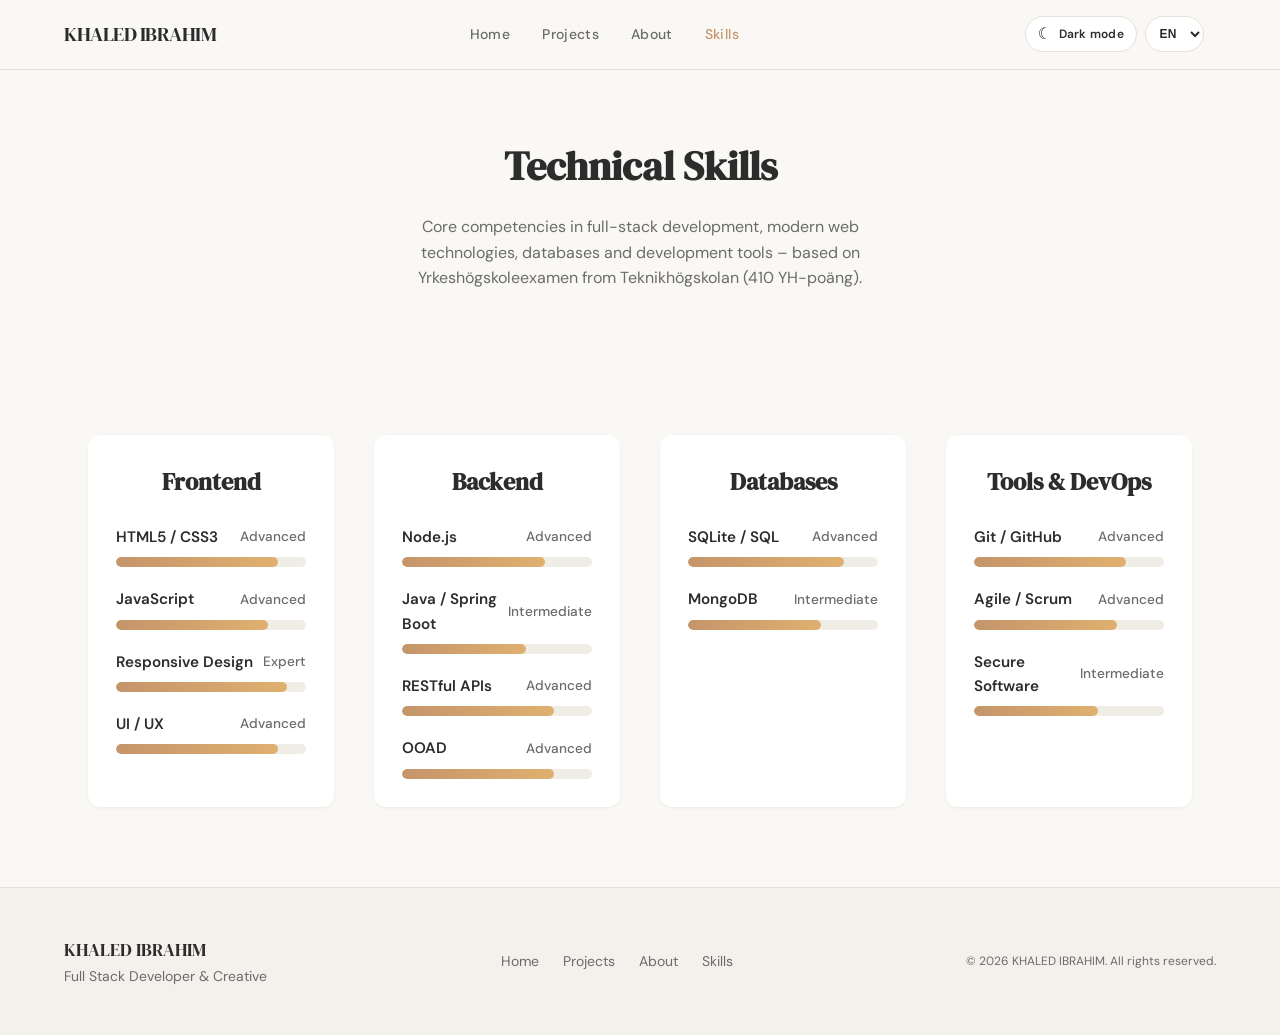
<file: skills.html>
<!DOCTYPE html>
<html lang="en">
<head>
  <meta charset="UTF-8" />
  <meta name="viewport" content="width=device-width, initial-scale=1.0" />
  <meta name="theme-color" content="#faf8f5" />
  <title>KHALED IBRAHIM | Skills</title>
  <meta name="description" content="Technical skills – Full Stack Development, Frontend, Backend, Databases, Tools & DevOps" />
  <script>
    (function () {
      const t = localStorage.getItem('portfolio-theme') ||
        (window.matchMedia('(prefers-color-scheme: dark)').matches ? 'dark' : 'light');
      document.documentElement.dataset.theme = t;
    })();
  </script>
  <link rel="preconnect" href="https://fonts.googleapis.com" />
  <link rel="preconnect" href="https://fonts.gstatic.com" crossorigin />
  <link href="https://fonts.googleapis.com/css2?family=DM+Sans:wght@400;500;600;700&family=DM+Serif+Display&display=swap" rel="stylesheet" />
  <link rel="icon" type="image/png" href="images/favicon.png" />
  <link rel="stylesheet" href="css/styles.css" />
</head>
<body>

  <header class="header">
    <nav class="container header__inner">
      <a href="index.html" class="header__logo font-serif">KHALED IBRAHIM</a>

      <ul class="nav-desktop">
        <li><a href="index.html">Home</a></li>
        <li><a href="projects.html">Projects</a></li>
        <li><a href="about.html">About</a></li>
        <li><a href="skills.html" class="active">Skills</a></li>
      </ul>

      <div class="header__controls" aria-label="Site preferences">
        <button class="theme-toggle" id="theme-toggle" type="button" aria-label="Switch to dark mode" aria-pressed="false">
          <span class="theme-toggle__icon" aria-hidden="true">☾</span>
          <span class="theme-toggle__label">Dark mode</span>
        </button>
        <label class="language-select">
          <span class="sr-only">Language</span>
          <select id="language-select" aria-label="Select language">
            <option value="en">EN</option>
            <option value="sv">SV</option>
          </select>
        </label>
      </div>

      <button class="hamburger" id="hamburger" aria-label="Open menu" aria-expanded="false">
        <span></span><span></span><span></span>
      </button>
    </nav>

    <div class="mobile-menu" id="mobile-menu">
      <ul class="mobile-menu__list">
        <li><a href="index.html">Home</a></li>
        <li><a href="projects.html">Projects</a></li>
        <li><a href="about.html">About</a></li>
        <li><a href="skills.html" class="active">Skills</a></li>
      </ul>
    </div>
  </header>

  <main>

    <section class="page-header">
      <div class="container">
        <h1 class="page-header__title font-serif">Technical Skills</h1>
        <p class="page-header__desc">
          Core competencies in full-stack development, modern web technologies, databases and development tools – based on Yrkeshögskoleexamen from Teknikhögskolan (410 YH-poäng).
        </p>
      </div>
    </section>

    <section class="skills-section">
      <div class="container">
        <div class="skills-grid">

          <div class="skill-category">
            <h3 class="category-title">Frontend</h3>
            <div class="skill-list">
              <div class="skill-item">
                <div class="skill-info">
                  <span class="skill-name">HTML5 / CSS3</span>
                  <span class="skill-level">Advanced</span>
                </div>
                <div class="skill-bar">
                  <div class="skill-progress" style="width: 85%"></div>
                </div>
              </div>
              <div class="skill-item">
                <div class="skill-info">
                  <span class="skill-name">JavaScript</span>
                  <span class="skill-level">Advanced</span>
                </div>
                <div class="skill-bar">
                  <div class="skill-progress" style="width: 80%"></div>
                </div>
              </div>
              <div class="skill-item">
                <div class="skill-info">
                  <span class="skill-name">Responsive Design</span>
                  <span class="skill-level">Expert</span>
                </div>
                <div class="skill-bar">
                  <div class="skill-progress" style="width: 90%"></div>
                </div>
              </div>
              <div class="skill-item">
                <div class="skill-info">
                  <span class="skill-name">UI / UX</span>
                  <span class="skill-level">Advanced</span>
                </div>
                <div class="skill-bar">
                  <div class="skill-progress" style="width: 85%"></div>
                </div>
              </div>
            </div>
          </div>

          <div class="skill-category">
            <h3 class="category-title">Backend</h3>
            <div class="skill-list">
              <div class="skill-item">
                <div class="skill-info">
                  <span class="skill-name">Node.js</span>
                  <span class="skill-level">Advanced</span>
                </div>
                <div class="skill-bar">
                  <div class="skill-progress" style="width: 75%"></div>
                </div>
              </div>
              <div class="skill-item">
                <div class="skill-info">
                  <span class="skill-name">Java / Spring Boot</span>
                  <span class="skill-level">Intermediate</span>
                </div>
                <div class="skill-bar">
                  <div class="skill-progress" style="width: 65%"></div>
                </div>
              </div>
              <div class="skill-item">
                <div class="skill-info">
                  <span class="skill-name">RESTful APIs</span>
                  <span class="skill-level">Advanced</span>
                </div>
                <div class="skill-bar">
                  <div class="skill-progress" style="width: 80%"></div>
                </div>
              </div>
              <div class="skill-item">
                <div class="skill-info">
                  <span class="skill-name">OOAD</span>
                  <span class="skill-level">Advanced</span>
                </div>
                <div class="skill-bar">
                  <div class="skill-progress" style="width: 80%"></div>
                </div>
              </div>
            </div>
          </div>

          <div class="skill-category">
            <h3 class="category-title">Databases</h3>
            <div class="skill-list">
              <div class="skill-item">
                <div class="skill-info">
                  <span class="skill-name">SQLite / SQL</span>
                  <span class="skill-level">Advanced</span>
                </div>
                <div class="skill-bar">
                  <div class="skill-progress" style="width: 82%"></div>
                </div>
              </div>
              <div class="skill-item">
                <div class="skill-info">
                  <span class="skill-name">MongoDB</span>
                  <span class="skill-level">Intermediate</span>
                </div>
                <div class="skill-bar">
                  <div class="skill-progress" style="width: 70%"></div>
                </div>
              </div>
            </div>
          </div>

          <div class="skill-category">
            <h3 class="category-title">Tools & DevOps</h3>
            <div class="skill-list">
              <div class="skill-item">
                <div class="skill-info">
                  <span class="skill-name">Git / GitHub</span>
                  <span class="skill-level">Advanced</span>
                </div>
                <div class="skill-bar">
                  <div class="skill-progress" style="width: 80%"></div>
                </div>
              </div>
              <div class="skill-item">
                <div class="skill-info">
                  <span class="skill-name">Agile / Scrum</span>
                  <span class="skill-level">Advanced</span>
                </div>
                <div class="skill-bar">
                  <div class="skill-progress" style="width: 75%"></div>
                </div>
              </div>
              <div class="skill-item">
                <div class="skill-info">
                  <span class="skill-name">Secure Software</span>
                  <span class="skill-level">Intermediate</span>
                </div>
                <div class="skill-bar">
                  <div class="skill-progress" style="width: 65%"></div>
                </div>
              </div>
            </div>
          </div>

        </div>
      </div>
    </section>

  </main>

  <footer class="footer">
    <div class="container footer__inner">
      <div class="footer__brand">
        <a href="index.html" class="footer__logo font-serif">KHALED IBRAHIM</a>
        <p class="footer__tagline">Full Stack Developer & Creative</p>
      </div>

      <nav class="footer__nav" aria-label="Footer navigation">
        <a href="index.html">Home</a>
        <a href="projects.html">Projects</a>
        <a href="about.html">About</a>
        <a href="skills.html">Skills</a>
      </nav>

      <p class="footer__copy">© <span id="current-year"></span> KHALED IBRAHIM. All rights reserved.</p>
    </div>
  </footer>

  <script src="js/main.js"></script>
</body>
</html>
</file>
<file: css/styles.css>
/* ============================
   CSS Custom Properties
   ============================ */
   :root {
    --bg: #faf8f5;
    --fg: #2c2c2c;
    --card: #ffffff;
    --card-fg: #2c2c2c;
    --primary: #2c2c2c;
    --primary-fg: #faf8f5;
    --secondary: #f0ece6;
    --secondary-fg: #2c2c2c;
    --muted: #6b6b6b;
    --accent: #c4956a;
    --accent-fg: #ffffff;
    --border: #e5e0d8;
    --radius: 0.75rem;
    --font-sans: 'DM Sans', system-ui, -apple-system, sans-serif;
    --font-serif: 'DM Serif Display', Georgia, serif;
  }

   [data-theme="dark"] {
     --bg: #171614;
     --fg: #f5f1eb;
     --card: #24221f;
     --card-fg: #f5f1eb;
     --primary: #f5f1eb;
     --primary-fg: #171614;
     --secondary: #302c27;
     --secondary-fg: #f5f1eb;
     --muted: #b5aea5;
     --accent: #e0ad7e;
     --accent-fg: #171614;
     --border: #443e36;
   }
  
  /* ============================
     Reset & Base
     ============================ */
  *,
  *::before,
  *::after {
    margin: 0;
    padding: 0;
    box-sizing: border-box;
  }
  
  html {
    scroll-behavior: smooth;
    -webkit-text-size-adjust: 100%;
  }
  
  body {
    font-family: var(--font-sans);
    background: var(--bg);
    color: var(--fg);
    line-height: 1.6;
    -webkit-font-smoothing: antialiased;
    -moz-osx-font-smoothing: grayscale;
  }
  
  img {
    display: block;
    max-width: 100%;
    height: auto;
  }
  
  a {
    color: inherit;
    text-decoration: none;
  }
  
  button {
    font-family: inherit;
    cursor: pointer;
    border: none;
    background: none;
  }
  
  ul, ol {
    list-style: none;
  }
  
  /* ============================
     Typography
     ============================ */
  .font-serif {
    font-family: var(--font-serif);
  }
  
  .text-balance {
    text-wrap: balance;
  }
  
  /* ============================
     Layout Utilities
     ============================ */
  .container {
    width: 100%;
    max-width: 1152px;
    margin: 0 auto;
    padding: 0 1.5rem;
  }
  
  .sr-only {
    position: absolute;
    width: 1px;
    height: 1px;
    padding: 0;
    margin: -1px;
    overflow: hidden;
    clip: rect(0, 0, 0, 0);
    white-space: nowrap;
    border-width: 0;
  }
  
  /* ============================
     Header / Navbar
     ============================ */
  .header {
    position: sticky;
    top: 0;
    z-index: 50;
     background: color-mix(in srgb, var(--bg) 92%, transparent);
    backdrop-filter: blur(12px);
    -webkit-backdrop-filter: blur(12px);
    border-bottom: 1px solid var(--border);
  }
  
  .header__inner {
    display: flex;
    align-items: center;
    justify-content: space-between;
    padding: 1rem 0;
  }
  
  .header__logo {
    font-family: var(--font-serif);
    font-size: 1.25rem;
    letter-spacing: -0.025em;
    color: var(--fg);
    transition: opacity 0.2s;
  }
  
  .header__logo:hover {
    opacity: 0.7;
  }

   .header__controls {
     display: flex;
     align-items: center;
     gap: 0.5rem;
     margin-left: auto;
     margin-right: 0.75rem;
   }

   .theme-toggle,
   .language-select select {
     min-height: 36px;
     border: 1px solid var(--border);
     border-radius: 999px;
     color: var(--fg);
     background: var(--card);
     font-size: 0.75rem;
     font-weight: 600;
     letter-spacing: 0.02em;
   }

   .theme-toggle {
     display: inline-flex;
     align-items: center;
     gap: 0.4rem;
     padding: 0.45rem 0.75rem;
   }

   .theme-toggle:hover,
   .language-select select:hover {
     border-color: var(--accent);
   }

   .theme-toggle__icon {
     font-size: 1rem;
     line-height: 1;
   }

   .language-select select {
     padding: 0 0.6rem;
     outline: none;
   }

   .language-select select option {
     background: var(--card);
     color: var(--fg);
   }
  
  .nav-desktop {
    display: none;
    align-items: center;
    gap: 2rem;
    margin-left: auto;
    margin-right: 2rem;
  }
  
  .nav-desktop a {
    font-size: 0.875rem;
    font-weight: 500;
    letter-spacing: 0.025em;
    color: var(--muted);
    transition: color 0.2s;
  }
  
  .nav-desktop a:hover,
  .nav-desktop a.active {
    color: var(--accent);
  }
  
  /* Hamburger */
  .hamburger {
    display: flex;
    flex-direction: column;
    gap: 6px;
    padding: 4px;
  }
  
  .hamburger span {
    display: block;
    width: 24px;
    height: 2px;
    background: var(--fg);
    transition: all 0.3s;
    border-radius: 2px;
  }
  
  .hamburger.open span:nth-child(1) {
    transform: translateY(8px) rotate(45deg);
  }
  
  .hamburger.open span:nth-child(2) {
    opacity: 0;
  }
  
  .hamburger.open span:nth-child(3) {
    transform: translateY(-8px) rotate(-45deg);
  }
  
  /* Mobile menu */
  .mobile-menu {
    max-height: 0;
    overflow: hidden;
    transition: max-height 0.3s ease, border-color 0.3s;
    border-bottom: 1px solid transparent;
    background: var(--bg);
  }
  
  .mobile-menu.open {
    max-height: 320px;
    border-bottom-color: var(--border);
  }
  
  .mobile-menu__list {
    display: flex;
    flex-direction: column;
    gap: 0.25rem;
    padding: 0 1.5rem 1.5rem;
  }
  
  .mobile-menu__list a {
    display: block;
    padding: 0.75rem 1rem;
    border-radius: 0.5rem;
    font-size: 0.875rem;
    font-weight: 500;
    color: var(--muted);
    transition: all 0.2s;
  }
  
  .mobile-menu__list a:hover,
  .mobile-menu__list a.active {
    background: var(--secondary);
    color: var(--accent);
  }
  
  /* ============================
     Hero Section
     ============================ */
  .hero {
    padding: 5rem 0;
  }
  
  .hero__inner {
    display: flex;
    flex-direction: column;
    align-items: center;
    gap: 3rem;
  }
  
  .hero__text {
    text-align: center;
    flex: 1;
  }
  
  .hero__title {
    font-family: var(--font-serif);
    font-size: 2.5rem;
    line-height: 1.15;
    color: var(--fg);
    text-wrap: balance;
  }
  
  .hero__desc {
    margin-top: 1.5rem;
    max-width: 32rem;
    font-size: 1.125rem;
    line-height: 1.7;
    color: var(--muted);
    margin-left: auto;
    margin-right: auto;
  }
  
  .hero__actions {
    display: flex;
    flex-wrap: wrap;
    align-items: center;
    justify-content: center;
    gap: 1rem;
    margin-top: 2rem;
  }
  
  .hero__portrait {
    position: relative;
    flex-shrink: 0;
  }
  
  .hero__portrait img {
    width: 320px;
    height: 320px;
    object-fit: cover;
    border-radius: 1rem;
    box-shadow: 0 20px 40px rgba(0, 0, 0, 0.1);
  }
  
  .hero__portrait-accent {
    position: absolute;
    bottom: -1rem;
    right: -1rem;
    width: 320px;
    height: 320px;
    border-radius: 1rem;
    background: rgba(196, 149, 106, 0.2);
    z-index: -1;
  }
  
  /* ============================
     Buttons
     ============================ */
  .btn {
    display: inline-flex;
    align-items: center;
    gap: 0.5rem;
    padding: 0.875rem 1.75rem;
    font-size: 0.875rem;
    font-weight: 600;
    border-radius: 999px;
    transition: all 0.2s;
  }
  
  .btn--primary {
    background: var(--primary);
    color: var(--primary-fg);
  }
  
  .btn--primary:hover {
    transform: scale(1.05);
  }
  
  .btn--outline {
    background: var(--card);
    color: var(--fg);
    border: 1px solid var(--border);
  }
  
  .btn--outline:hover {
    background: var(--secondary);
  }
  
  .btn--accent {
    background: var(--accent);
    color: var(--accent-fg);
  }
  
  .btn--accent:hover {
    transform: scale(1.05);
  }
  
  /* ============================
     Featured / Projects Section
     ============================ */
  /* .featured {
    background: rgba(240, 236, 230, 0.4);
    padding: 5rem 0;
  } */
  .featured {
    background: color-mix(in srgb, var(--secondary) 40%, transparent);
    padding: 5rem 0;
  }
  
  .featured__header {
    display: flex;
    align-items: flex-end;
    justify-content: space-between;
    flex-wrap: wrap;
    gap: 1rem;
  }
  
  .featured__title {
    font-family: var(--font-serif);
    font-size: 1.875rem;
    color: var(--fg);
    text-wrap: balance;
  }
  
  .featured__link {
    display: inline-flex;
    align-items: center;
    gap: 0.25rem;
    font-size: 0.875rem;
    font-weight: 500;
    color: var(--accent);
  }
  
  .featured__link:hover {
    opacity: 0.8;
  }
  
  .featured__link svg {
    width: 16px;
    height: 16px;
    transition: transform 0.2s;
  }
  
  .featured__link:hover svg {
    transform: translateX(4px);
  }
  
  .featured__grid,
  .projects-grid {
    display: grid;
    gap: 2rem;
    margin-top: 2.5rem;
  }
  
  /* Product / Project Card */
  .product-card,
  .project-card {
    display: flex;
    flex-direction: column;
    overflow: hidden;
    border-radius: var(--radius);
    background: var(--card);
    box-shadow: 0 1px 3px rgba(0, 0, 0, 0.06);
    transition: box-shadow 0.3s, transform 0.3s;
    cursor: pointer;
  }
  
  .product-card:hover,
  .project-card:hover {
    box-shadow: 0 8px 30px rgba(0, 0, 0, 0.1);
    transform: translateY(-4px);
  }
  
  .product-card__image,
  .project-card__image {
    position: relative;
    aspect-ratio: 4 / 3;
    overflow: hidden;
  }
  
  .product-card__image img,
  .project-card__image img {
    width: 100%;
    height: 100%;
    object-fit: cover;
    transition: transform 0.5s;
  }
  
  .product-card:hover .product-card__image img,
  .project-card:hover .project-card__image img {
    transform: scale(1.05);
  }
  
  .product-card__body {
    padding: 1.25rem;
    display: flex;
    flex-direction: column;
    flex: 1;
  }
  
  .product-card__name,
  .project-card__name {
    font-size: 1rem;
    font-weight: 600;
    color: var(--card-fg);
  }
  
  .project-card__desc,
  .product-card__desc {
    font-size: 0.875rem;
    color: var(--muted);
    line-height: 1.6;
    margin-top: 0.5rem;
  }
  
  /* Project-specific */
  .project-tech {
    display: flex;
    flex-wrap: wrap;
    gap: 0.5rem;
    margin: 1rem 0;
  }
  
  .tech-tag {
    padding: 0.35rem 0.85rem;
    font-size: 0.75rem;
    background: var(--secondary);
    color: var(--secondary-fg);
    border-radius: 999px;
  }
  
  .project-links {
    margin-top: auto;
    padding-top: 1rem;
  }
  
  .project-link {
    display: inline-flex;
    align-items: center;
    gap: 0.4rem;
    color: var(--accent);
    font-weight: 500;
    font-size: 0.9rem;
  }
  
  .project-link:hover {
    text-decoration: underline;
  }
  
  /* ============================
     Page Header
     ============================ */
  .page-header {
    text-align: center;
    padding: 4rem 0 2rem;
  }
  
  .page-header__title {
    font-family: var(--font-serif);
    font-size: 2.5rem;
    color: var(--fg);
  }
  
  .page-header__desc {
    max-width: 32rem;
    margin: 1rem auto 0;
    font-size: 1rem;
    color: var(--muted);
    line-height: 1.6;
  }
  
  /* ============================
     Filters
     ============================ */
  .project-filters {
    display: flex;
    flex-wrap: wrap;
    justify-content: center;
    gap: 0.75rem;
    margin: 2rem 0 2.5rem;
  }
  
  .filter-btn {
    padding: 0.5rem 1.25rem;
    font-size: 0.875rem;
    font-weight: 500;
    border-radius: 999px;
    background: var(--secondary);
    color: var(--secondary-fg);
    transition: all 0.2s;
  }
  
  .filter-btn:hover {
    background: var(--border);
  }
  
  .filter-btn.active {
    background: var(--primary);
    color: var(--primary-fg);
  }
  
  /* ============================
     Skills Section
     ============================ */
  .skills-section {
    padding: 5rem 0;
    background: var(--bg);
  }
  
  .skills-grid {
    display: grid;
    gap: 2.5rem;
    margin-top: 2rem;
  }
  
  .skill-category {
    background: var(--card);
    border-radius: var(--radius);
    padding: 1.75rem;
    box-shadow: 0 1px 3px rgba(0,0,0,0.06);
    transition: box-shadow 0.3s;
  }
  
  .skill-category:hover {
    box-shadow: 0 8px 30px rgba(0,0,0,0.1);
  }
  
  .category-title {
    font-family: var(--font-serif);
    font-size: 1.5rem;
    color: var(--fg);
    margin-bottom: 1.5rem;
    text-align: center;
  }
  
  .skill-list {
    display: flex;
    flex-direction: column;
    gap: 1.25rem;
  }
  
  .skill-item {
    display: flex;
    flex-direction: column;
    gap: 0.5rem;
  }
  
  .skill-info {
    display: flex;
    justify-content: space-between;
    align-items: center;
    font-size: 0.95rem;
  }
  
  .skill-name {
    font-weight: 600;
    color: var(--fg);
  }
  
  .skill-level {
    font-size: 0.85rem;
    color: var(--muted);
    font-weight: 500;
  }
  
  .skill-bar {
    height: 10px;
    background: var(--secondary);
    border-radius: 999px;
    overflow: hidden;
  }
  
  .skill-progress {
    height: 100%;
    background: linear-gradient(90deg, var(--accent), #e0b070);
    border-radius: 999px;
    transition: width 1.2s ease-out;
  }
  
  /* ============================
     Support Section
     ============================ */
  .support {
    padding: 5rem 0;
  }
  
  .support__card {
    max-width: 40rem;
    margin: 0 auto;
    padding: 3.5rem 2rem;
    border-radius: 1rem;
    background: var(--primary);
    color: var(--primary-fg);
    text-align: center;
  }
  
  .support__title {
    font-family: var(--font-serif);
    font-size: 1.875rem;
    text-wrap: balance;
  }
  
  .support__desc {
    max-width: 28rem;
    margin: 1rem auto 0;
    font-size: 1rem;
    line-height: 1.6;
    opacity: 0.8;
  }
  
  .support__btn {
    margin-top: 2rem;
  }
  
  /* ============================
     About Section
     ============================ */
  .about-section {
    padding: 4rem 0 5rem;
  }
  
  .about__content {
    display: flex;
    flex-direction: column;
    align-items: center;
    gap: 3rem;
    margin-top: 3rem;
  }
  
  .about__photo img {
    width: 288px;
    height: 288px;
    object-fit: cover;
    border-radius: 1rem;
    box-shadow: 0 8px 30px rgba(0, 0, 0, 0.1);
  }
  
  .about__bio {
    max-width: 36rem;
  }
  
  .about__bio p:first-child {
    font-size: 1.125rem;
    color: var(--fg);
  }
  
  .about__bio p + p {
    margin-top: 1rem;
    color: var(--muted);
  }
  
  .about__label {
    font-size: 0.75rem;
    font-weight: 600;
    text-transform: uppercase;
    letter-spacing: 0.1em;
    color: var(--accent);
    margin-top: 2.5rem;
  }
  
  .about__tags {
    display: flex;
    flex-wrap: wrap;
    gap: 0.5rem;
    margin-top: 1rem;
  }
  
  /* .about__tag {
    padding: 0.5rem 1rem;
    border-radius: 999px;
    background: var(--secondary);
    color: var(--secondary-fg);
    font-size: 0.875rem;
  } */

 /* About tags with icons */
.about__tag {
  display: inline-flex;
  align-items: center;
  gap: 0.45rem;
  padding: 0.5rem 1rem;
  border-radius: 999px;
  background: var(--secondary);
  color: var(--secondary-fg);
  font-size: 0.875rem;
}

.about__tag svg {
  width: 16px;
  height: 16px;
  flex-shrink: 0;
  fill: currentColor;
}

.about__tag img {
  width: 16px;
  height: 16px;
  flex-shrink: 0;
  object-fit: contain;
}
  /* Social links in about */
  .social-links {
    display: flex;
    flex-wrap: wrap;
    gap: 1rem;
    margin-top: 2rem;
  }
  
  .social-links a {
    width: 48px;
    height: 48px;
    display: flex;
    align-items: center;
    justify-content: center;
    border-radius: 50%;
    background: var(--secondary);
    color: var(--fg);
    transition: all 0.2s;
  }
  
  .social-links a:hover {
    background: var(--accent);
    color: white;
    transform: translateY(-2px);
  }
  
  /* ============================
     Footer
     ============================ */
  .footer {
    border-top: 1px solid var(--border);
     background: color-mix(in srgb, var(--secondary) 50%, transparent);
  }
  
  .footer__inner {
    display: flex;
    flex-direction: column;
    align-items: center;
    gap: 1.5rem;
    padding: 3rem 0;
  }
  
  .footer__logo {
    font-family: var(--font-serif);
    font-size: 1.125rem;
    color: var(--fg);
  }
  
  .footer__tagline {
    font-size: 0.875rem;
    color: var(--muted);
  }
  
  .footer__nav {
    display: flex;
    flex-wrap: wrap;
    justify-content: center;
    gap: 1.5rem;
  }
  
  .footer__nav a {
    font-size: 0.875rem;
    color: var(--muted);
  }
  
  .footer__nav a:hover {
    color: var(--fg);
  }
  
  .footer__copy {
    font-size: 0.75rem;
    color: var(--muted);
  }
  
  /* ============================
     Responsive
     ============================ */
  @media (min-width: 640px) {
    .featured__grid,
    .projects-grid,
    .skills-grid {
      grid-template-columns: repeat(2, 1fr);
    }
  }
  
  @media (min-width: 768px) {
    .nav-desktop {
      display: flex;
    }
    .hamburger,
    .mobile-menu.open ~ .mobile-menu {
      display: none;
    }
    .hero {
      padding: 7rem 0;
    }

    .hero__inner {
      flex-direction: row;
      text-align: left;
    }
    .hero__actions {
      justify-content: flex-start;
    }
    .hero__portrait img,
    .hero__portrait-accent {
      width: 384px;
      height: 384px;
    }
    .about__content {
      flex-direction: row;
      align-items: flex-start;
      gap: 4rem;
    }
    .about__photo img {
      width: 320px;
      height: 320px;
    }
    .footer__inner {
      flex-direction: row;
      justify-content: space-between;
      text-align: left;
    }
  }

  @media (max-width: 420px) {
    .theme-toggle__label {
      display: none;
    }
    .theme-toggle {
      width: 36px;
      justify-content: center;
      padding: 0;
    }
  }
  
  @media (min-width: 1024px) {
    .featured__grid,
    .projects-grid,
    .skills-grid {
      grid-template-columns: repeat(3, 1fr);
    }
    .hero__title {
      font-size: 3.75rem;
    }
    .hero__portrait img,
    .hero__portrait-accent {
      width: 448px;
      height: 448px;
    }
    .about__photo img {
      width: 384px;
      height: 384px;
    }
    .skills-grid {
      grid-template-columns: repeat(4, 1fr);
    }
  }
</file>
